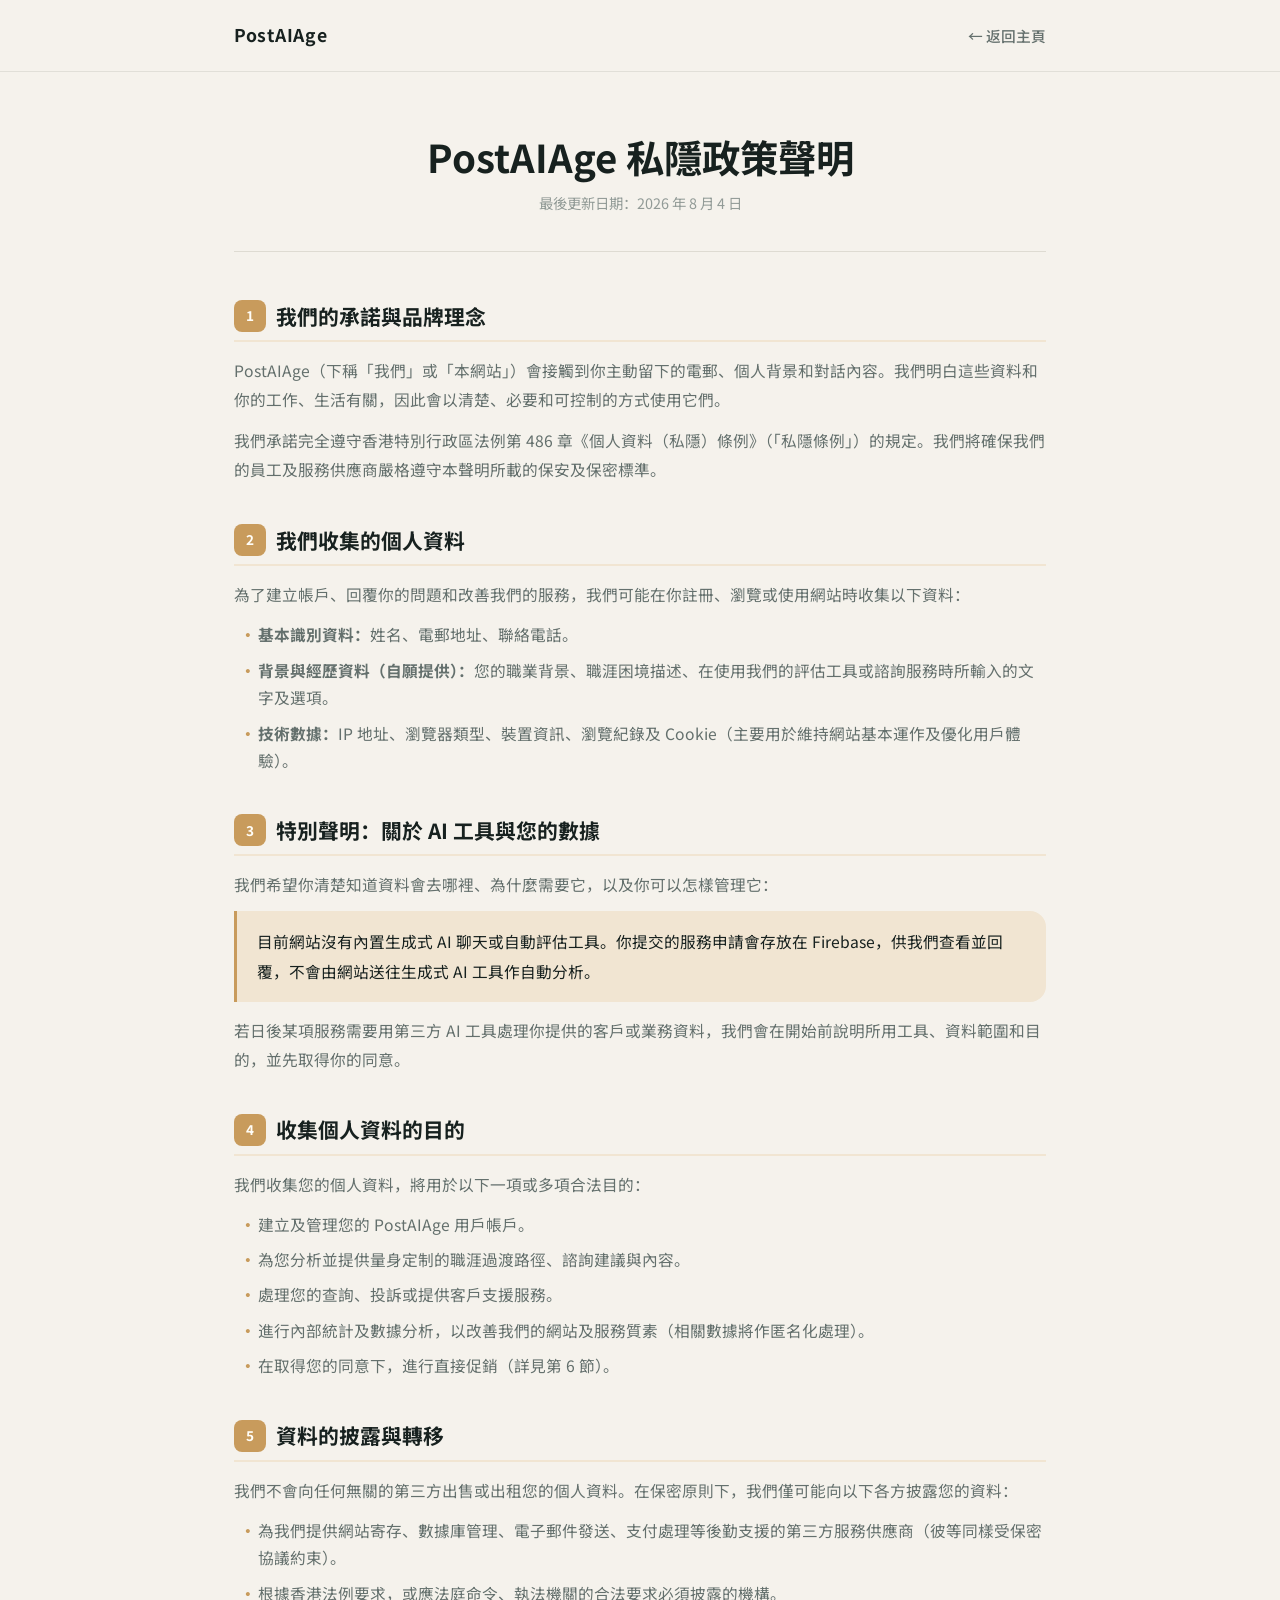
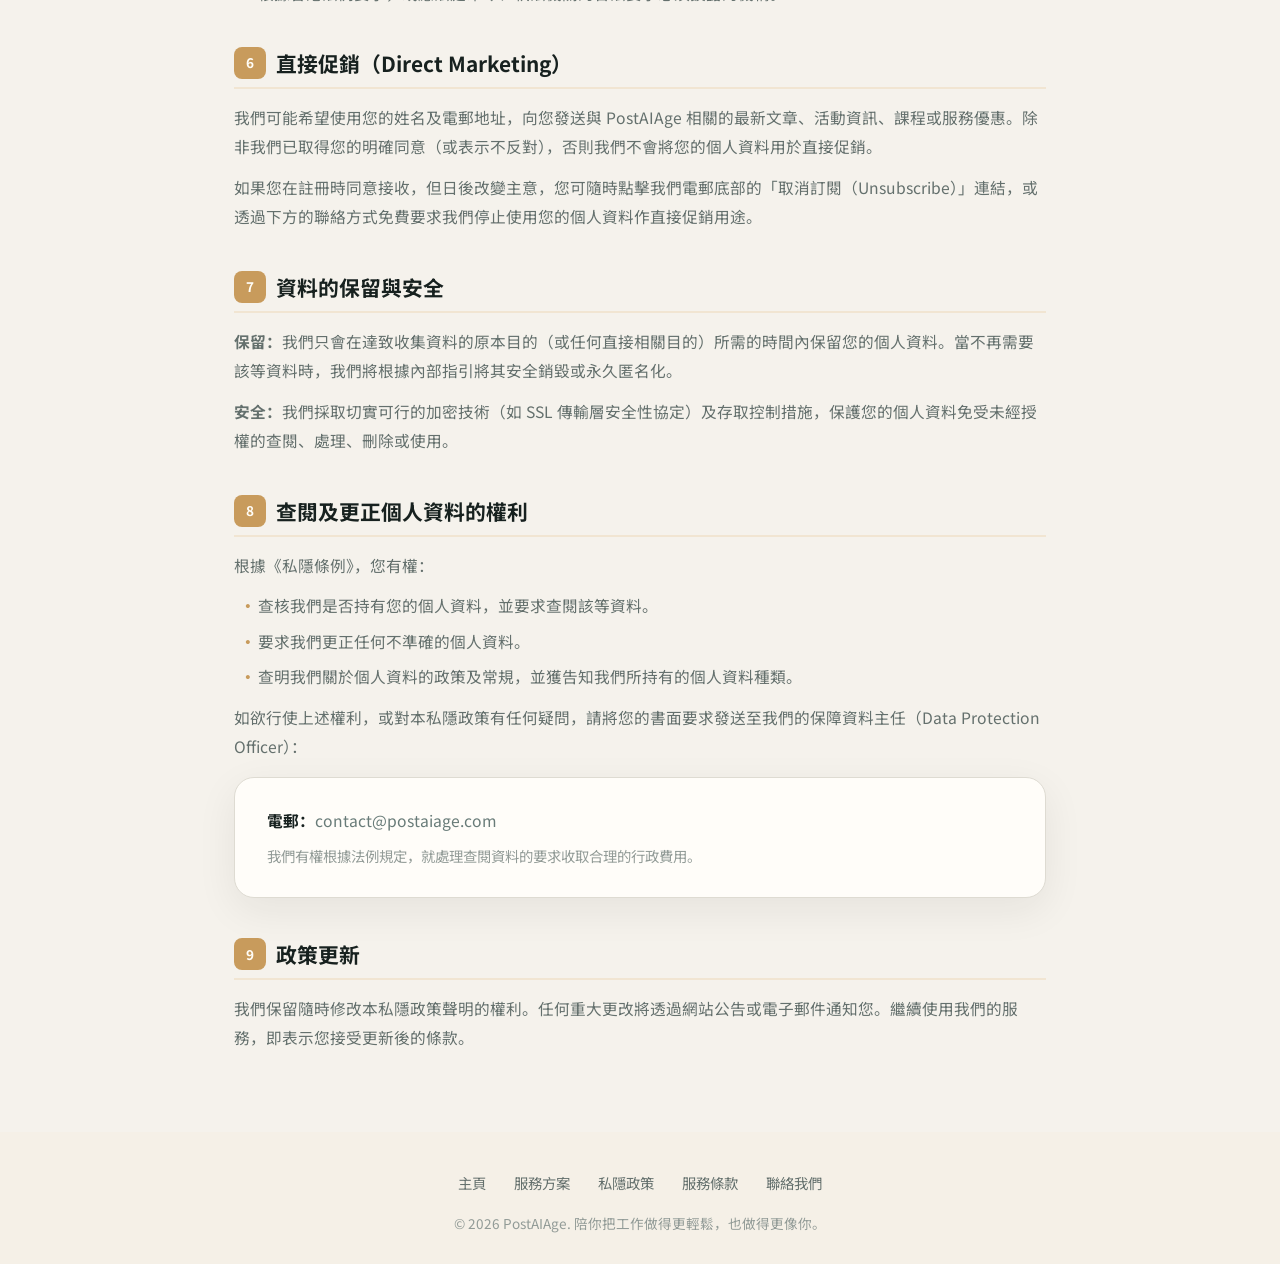
<file: public/privacy.html>
<!DOCTYPE html>
<html lang="zh-HK">
<head>
  <meta charset="UTF-8">
  <meta name="viewport" content="width=device-width, initial-scale=1.0">
  <title>私隱政策聲明 — PostAIAge</title>
  <meta name="description" content="PostAIAge 私隱政策聲明 — 我們致力保護您的個人資料，遵守香港《個人資料（私隱）條例》，確保您的數據安全透明。">
  <link rel="preconnect" href="https://fonts.googleapis.com">
  <link rel="preconnect" href="https://fonts.gstatic.com" crossorigin>
  <link href="https://fonts.googleapis.com/css2?family=Noto+Sans+SC:wght@400;700&display=swap" rel="stylesheet">
  <link rel="stylesheet" href="css/style.css?v=7">

  <style>
    /* ===== Page-specific overrides for privacy/terms ===== */

    :root {
      --max-width: 860px;
    }

    .container {
      max-width: var(--max-width);
      margin: 0 auto; padding: 0 24px;
    }

    .navbar .container {
      max-width: var(--max-width);
      margin: 0 auto; padding: 0 24px;
      display: flex; align-items: center; justify-content: space-between;
      height: 100%;
    }

    .navbar-logo:hover { color: var(--accent); }

    .navbar-back {
      font-size: 0.92rem; font-weight: 500;
      color: var(--text-muted);
      display: inline-flex; align-items: center; gap: 4px;
    }
    .navbar-back:hover { color: var(--text); }

    /* ===== Main Content ===== */
    .main {
      padding-top: calc(var(--nav-height) + 60px);
      padding-bottom: 80px;
    }

    /* ===== Page Header ===== */
    .page-header {
      text-align: center;
      margin-bottom: 48px;
      padding-bottom: 36px;
      border-bottom: 1px solid var(--border);
    }
    .page-title {
      font-size: clamp(1.8rem, 4vw, 2.4rem);
      font-weight: 700; color: var(--text);
      margin-bottom: 8px;
    }
    .page-updated {
      font-size: 0.9rem; color: var(--text-light);
    }

    /* ===== Privacy Section ===== */
    .privacy-section {
      margin-bottom: 40px;
    }
    .privacy-section:last-child {
      margin-bottom: 0;
    }
    .privacy-section h2 {
      font-size: 1.3rem;
      color: var(--text);
      margin-bottom: 14px;
      padding-bottom: 8px;
      border-bottom: 2px solid var(--accent-light);
      display: flex; align-items: center; gap: 10px;
    }
    .privacy-section h2 .section-num {
      display: inline-flex; align-items: center; justify-content: center;
      width: 32px; height: 32px;
      background: var(--accent);
      color: #FFFDF7; font-size: 0.85rem;
      border-radius: var(--radius-sm);
      flex-shrink: 0;
    }
    .privacy-section p {
      font-size: 0.98rem; color: var(--text-muted);
      margin-bottom: 12px;
      line-height: 1.85;
    }
    .privacy-section p:last-child {
      margin-bottom: 0;
    }
    .privacy-section ul {
      list-style: none;
      margin-bottom: 12px;
      padding-left: 0;
    }
    .privacy-section ul li {
      font-size: 0.98rem; color: var(--text-muted);
      margin-bottom: 8px; line-height: 1.75;
      padding-left: 24px; position: relative;
    }
    .privacy-section ul li::before {
      content: '•';
      position: absolute; left: 6px; top: 0;
      color: var(--accent); font-weight: 700;
    }
    .privacy-section ul li:last-child {
      margin-bottom: 0;
    }

    .privacy-highlight {
      background: var(--accent-light);
      border-left: 3px solid var(--accent);
      padding: 16px 20px;
      border-radius: 0 var(--radius) var(--radius) 0;
      margin-bottom: 14px;
    }
    .privacy-highlight p {
      margin-bottom: 6px;
      color: var(--text);
    }
    .privacy-highlight p:last-child {
      margin-bottom: 0;
    }

    .privacy-contact {
      background: var(--bg-card);
      border: 1px solid var(--border);
      border-radius: var(--radius-lg);
      padding: 28px 32px;
      margin-top: 16px;
      box-shadow: var(--shadow-card);
    }
    .privacy-contact p {
      margin-bottom: 6px;
    }
    .privacy-contact strong {
      color: var(--text);
    }

    /* ===== Footer overrides ===== */
    .footer {
      padding: 36px 0 28px;
    }
    .footer .container {
      max-width: var(--max-width);
      margin: 0 auto; padding: 0 24px;
    }
    .footer-links {
      margin-bottom: 16px;
    }

    /* ===== Responsive ===== */
    @media (max-width: 600px) {
      .main {
        padding-top: calc(var(--nav-height) + 40px);
        padding-bottom: 48px;
      }
      .page-header {
        margin-bottom: 32px;
        padding-bottom: 24px;
      }
      .privacy-section {
        margin-bottom: 32px;
      }
      .privacy-section h2 {
        font-size: 1.15rem;
      }
      .privacy-contact {
        padding: 20px 20px;
      }
    }
  </style>
</head>
<body>

  <!-- ===== Navbar ===== -->
  <nav class="navbar" id="navbar">
    <div class="container">
      <a href="index.html" class="navbar-logo">PostAIAge</a>
      <a href="index.html" class="navbar-back">← 返回主頁</a>
    </div>
  </nav>

  <!-- ===== Main Content ===== -->
  <main class="main">
    <div class="container">

      <!-- Page Header -->
      <header class="page-header">
        <h1 class="page-title">PostAIAge 私隱政策聲明</h1>
        <p class="page-updated">最後更新日期：2026 年 8 月 4 日</p>
      </header>

      <!-- Section 1: 我們的承諾與品牌理念 -->
      <section class="privacy-section" id="section-1">
        <h2><span class="section-num">1</span> 我們的承諾與品牌理念</h2>
        <p>
          PostAIAge（下稱「我們」或「本網站」）會接觸到你主動留下的電郵、個人背景和對話內容。我們明白這些資料和你的工作、生活有關，因此會以清楚、必要和可控制的方式使用它們。
        </p>
        <p>
          我們承諾完全遵守香港特別行政區法例第 486 章《個人資料（私隱）條例》（「私隱條例」）的規定。我們將確保我們的員工及服務供應商嚴格遵守本聲明所載的保安及保密標準。
        </p>
      </section>

      <!-- Section 2: 我們收集的個人資料 -->
      <section class="privacy-section" id="section-2">
        <h2><span class="section-num">2</span> 我們收集的個人資料</h2>
        <p>為了建立帳戶、回覆你的問題和改善我們的服務，我們可能在你註冊、瀏覽或使用網站時收集以下資料：</p>
        <ul>
          <li><strong>基本識別資料：</strong>姓名、電郵地址、聯絡電話。</li>
          <li><strong>背景與經歷資料（自願提供）：</strong>您的職業背景、職涯困境描述、在使用我們的評估工具或諮詢服務時所輸入的文字及選項。</li>
          <li><strong>技術數據：</strong>IP 地址、瀏覽器類型、裝置資訊、瀏覽紀錄及 Cookie（主要用於維持網站基本運作及優化用戶體驗）。</li>
        </ul>
      </section>

      <!-- Section 3: 特別聲明：關於 AI 工具與您的數據 -->
      <section class="privacy-section" id="section-3">
        <h2><span class="section-num">3</span> 特別聲明：關於 AI 工具與您的數據</h2>
        <p>我們希望你清楚知道資料會去哪裡、為什麼需要它，以及你可以怎樣管理它：</p>
        <div class="privacy-highlight">
          <p>目前網站沒有內置生成式 AI 聊天或自動評估工具。你提交的服務申請會存放在 Firebase，供我們查看並回覆，不會由網站送往生成式 AI 工具作自動分析。</p>
        </div>
        <p>若日後某項服務需要用第三方 AI 工具處理你提供的客戶或業務資料，我們會在開始前說明所用工具、資料範圍和目的，並先取得你的同意。</p>
      </section>

      <!-- Section 4: 收集個人資料的目的 -->
      <section class="privacy-section" id="section-4">
        <h2><span class="section-num">4</span> 收集個人資料的目的</h2>
        <p>我們收集您的個人資料，將用於以下一項或多項合法目的：</p>
        <ul>
          <li>建立及管理您的 PostAIAge 用戶帳戶。</li>
          <li>為您分析並提供量身定制的職涯過渡路徑、諮詢建議與內容。</li>
          <li>處理您的查詢、投訴或提供客戶支援服務。</li>
          <li>進行內部統計及數據分析，以改善我們的網站及服務質素（相關數據將作匿名化處理）。</li>
          <li>在取得您的同意下，進行直接促銷（詳見第 6 節）。</li>
        </ul>
      </section>

      <!-- Section 5: 資料的披露與轉移 -->
      <section class="privacy-section" id="section-5">
        <h2><span class="section-num">5</span> 資料的披露與轉移</h2>
        <p>我們不會向任何無關的第三方出售或出租您的個人資料。在保密原則下，我們僅可能向以下各方披露您的資料：</p>
        <ul>
          <li>為我們提供網站寄存、數據庫管理、電子郵件發送、支付處理等後勤支援的第三方服務供應商（彼等同樣受保密協議約束）。</li>
          <li>根據香港法例要求，或應法庭命令、執法機關的合法要求必須披露的機構。</li>
        </ul>
      </section>

      <!-- Section 6: 直接促銷 -->
      <section class="privacy-section" id="section-6">
        <h2><span class="section-num">6</span> 直接促銷（Direct Marketing）</h2>
        <p>
          我們可能希望使用您的姓名及電郵地址，向您發送與 PostAIAge 相關的最新文章、活動資訊、課程或服務優惠。除非我們已取得您的明確同意（或表示不反對），否則我們不會將您的個人資料用於直接促銷。
        </p>
        <p>
          如果您在註冊時同意接收，但日後改變主意，您可隨時點擊我們電郵底部的「取消訂閱（Unsubscribe）」連結，或透過下方的聯絡方式免費要求我們停止使用您的個人資料作直接促銷用途。
        </p>
      </section>

      <!-- Section 7: 資料的保留與安全 -->
      <section class="privacy-section" id="section-7">
        <h2><span class="section-num">7</span> 資料的保留與安全</h2>
        <p>
          <strong>保留：</strong>我們只會在達致收集資料的原本目的（或任何直接相關目的）所需的時間內保留您的個人資料。當不再需要該等資料時，我們將根據內部指引將其安全銷毀或永久匿名化。
        </p>
        <p>
          <strong>安全：</strong>我們採取切實可行的加密技術（如 SSL 傳輸層安全性協定）及存取控制措施，保護您的個人資料免受未經授權的查閱、處理、刪除或使用。
        </p>
      </section>

      <!-- Section 8: 查閱及更正個人資料的權利 -->
      <section class="privacy-section" id="section-8">
        <h2><span class="section-num">8</span> 查閱及更正個人資料的權利</h2>
        <p>根據《私隱條例》，您有權：</p>
        <ul>
          <li>查核我們是否持有您的個人資料，並要求查閱該等資料。</li>
          <li>要求我們更正任何不準確的個人資料。</li>
          <li>查明我們關於個人資料的政策及常規，並獲告知我們所持有的個人資料種類。</li>
        </ul>
        <p>如欲行使上述權利，或對本私隱政策有任何疑問，請將您的書面要求發送至我們的保障資料主任（Data Protection Officer）：</p>
        <div class="privacy-contact">
          <p><strong>電郵：</strong><a href="mailto:contact@postaiage.com">contact@postaiage.com</a></p>
          <p style="font-size: 0.9rem; color: var(--text-light); margin-top: 8px;">我們有權根據法例規定，就處理查閱資料的要求收取合理的行政費用。</p>
        </div>
      </section>

      <!-- Section 9: 政策更新 -->
      <section class="privacy-section" id="section-9">
        <h2><span class="section-num">9</span> 政策更新</h2>
        <p>
          我們保留隨時修改本私隱政策聲明的權利。任何重大更改將透過網站公告或電子郵件通知您。繼續使用我們的服務，即表示您接受更新後的條款。
        </p>
      </section>

    </div>
  </main>

  <!-- ===== Footer ===== -->
  <footer class="footer">
    <div class="container">
      <ul class="footer-links">
        <li><a href="index.html">主頁</a></li>
        <li><a href="index.html#services">服務方案</a></li>
        <li><a href="privacy">私隱政策</a></li>
        <li><a href="terms">服務條款</a></li>
        <li><a href="mailto:contact@postaiage.com">聯絡我們</a></li>
      </ul>
      <p class="footer-copy">&copy; 2026 PostAIAge. 陪你把工作做得更輕鬆，也做得更像你。</p>
    </div>
  </footer>

  <!-- ===== Navbar Shadow on Scroll ===== -->
  <script>
    (function() {
      var navbar = document.getElementById('navbar');
      window.addEventListener('scroll', function() {
        if (window.scrollY > 10) {
          navbar.style.boxShadow = '0 2px 20px rgba(44,36,22,0.06)';
        } else {
          navbar.style.boxShadow = '';
        }
      });
    })();
  </script>

</body>
</html>
</file>
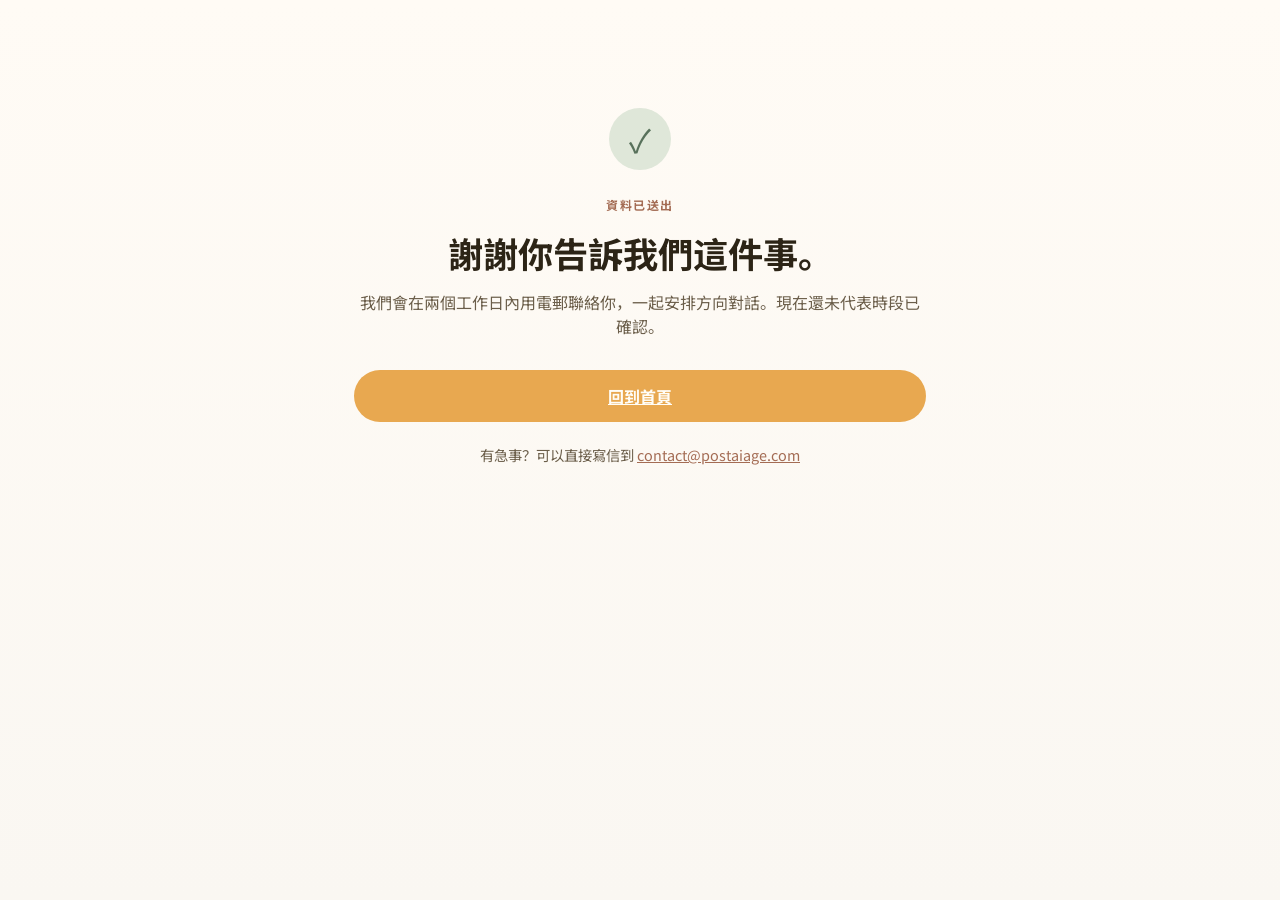
<file: public/request-received.html>
<!DOCTYPE html>
<html lang="zh-HK">
<head>
  <meta charset="UTF-8">
  <meta name="viewport" content="width=device-width, initial-scale=1.0">
  <title>已收到你的申請 — PostAIAge</title>
  <link rel="preconnect" href="https://fonts.googleapis.com">
  <link rel="preconnect" href="https://fonts.gstatic.com" crossorigin>
  <link href="https://fonts.googleapis.com/css2?family=Noto+Sans+SC:wght@400;700&display=swap" rel="stylesheet">
  <link rel="stylesheet" href="css/register.css?v=3">
</head>
<body class="register-body">
  <main class="register-container request-received">
    <div class="request-check" aria-hidden="true">✓</div>
    <p class="section-label">資料已送出</p>
    <h1>謝謝你告訴我們這件事。</h1>
    <p class="register-sub">我們會在兩個工作日內用電郵聯絡你，一起安排方向對話。現在還未代表時段已確認。</p>
    <a href="/" class="btn-register btn-email">回到首頁</a>
    <p class="request-contact">有急事？可以直接寫信到 <a href="mailto:contact@postaiage.com">contact@postaiage.com</a></p>
  </main>
</body>
</html>
</file>
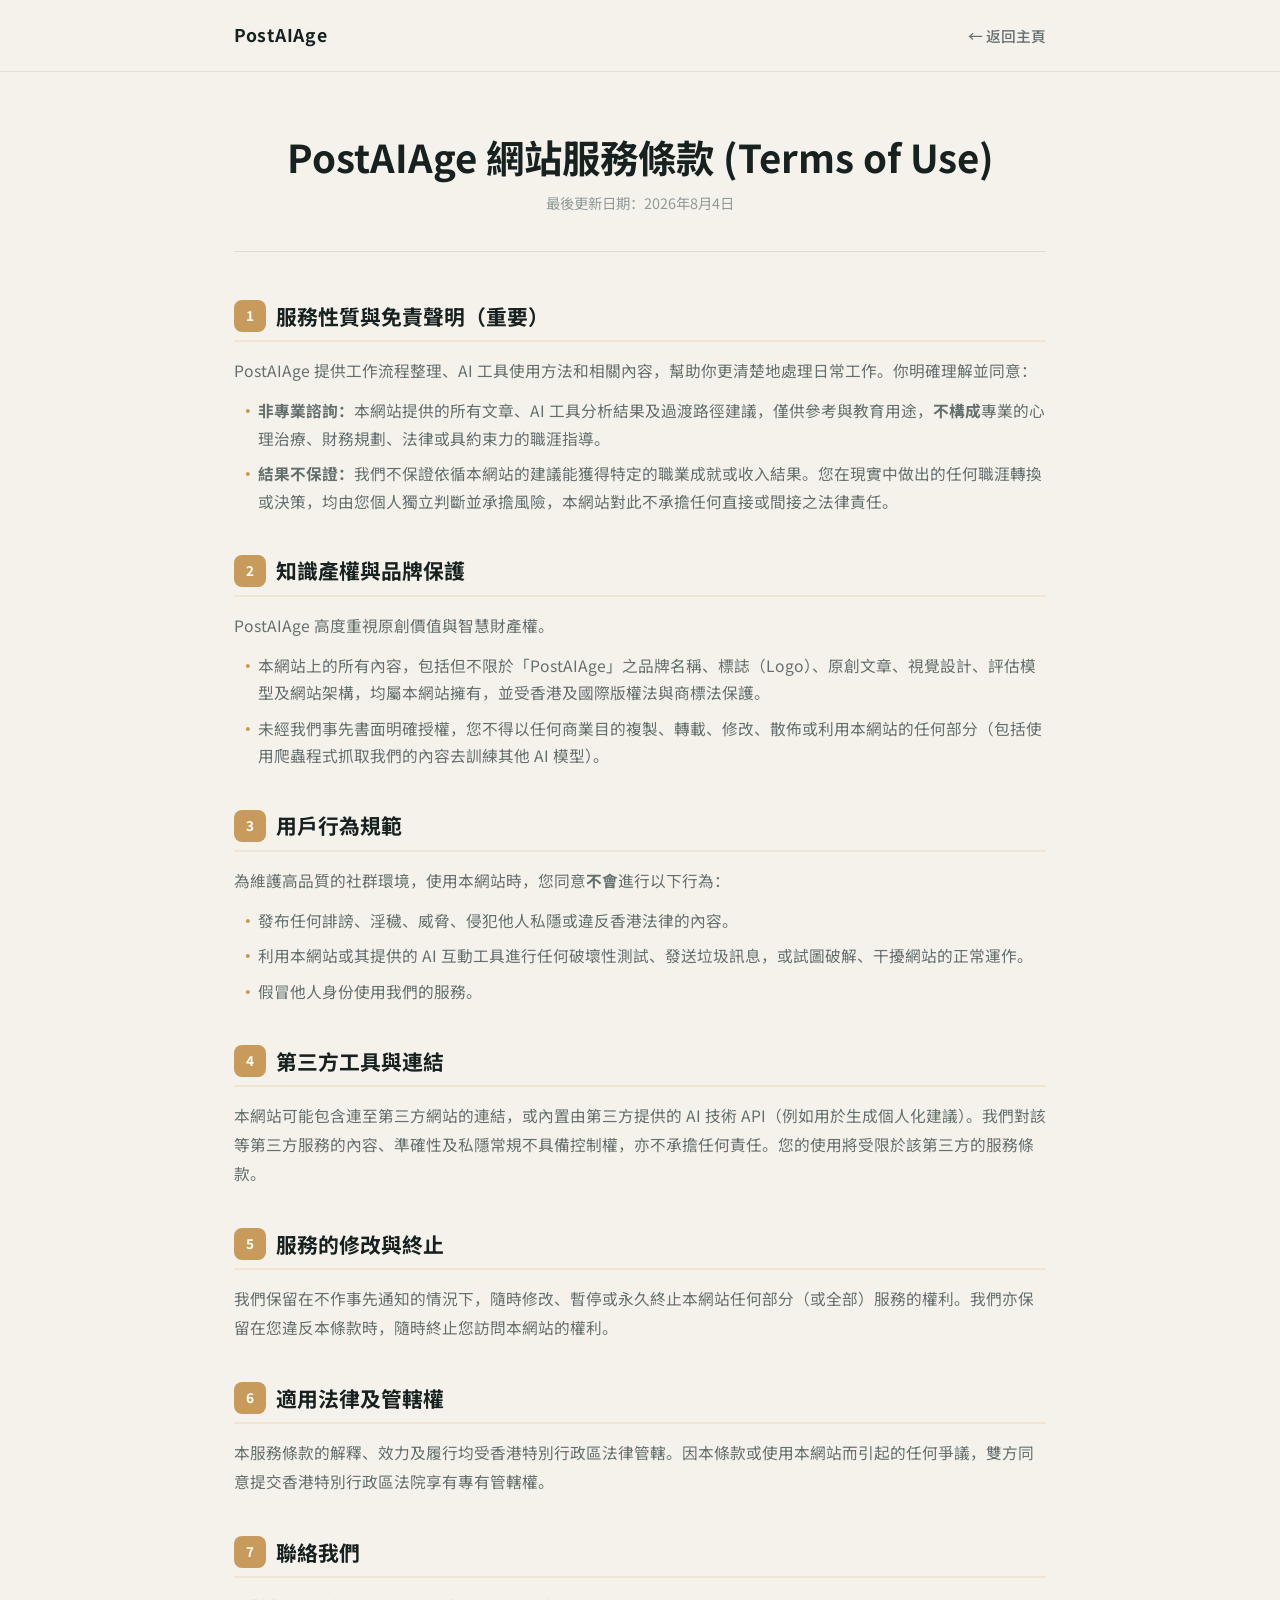
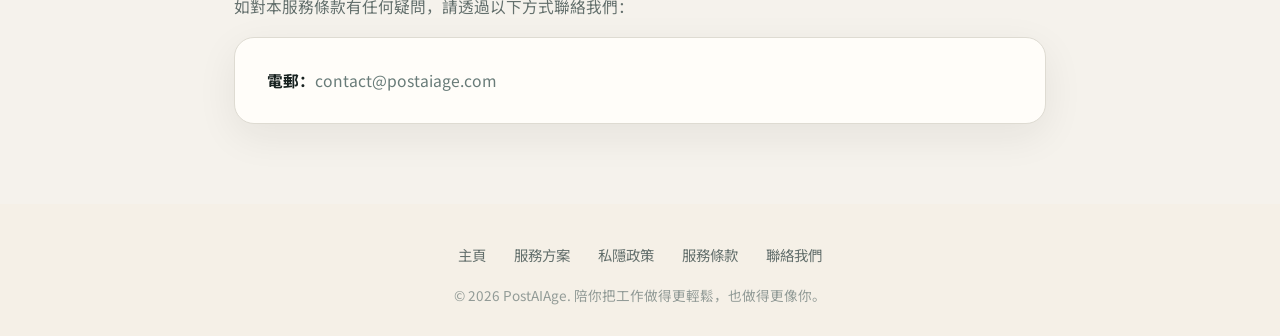
<file: public/terms.html>
<!DOCTYPE html>
<html lang="zh-HK">
<head>
  <meta charset="UTF-8">
  <meta name="viewport" content="width=device-width, initial-scale=1.0">
  <title>服務條款 Terms of Use - PostAIAge</title>
  <meta name="description" content="PostAIAge 網站服務條款 — 使用本網站即表示您同意遵守以下服務條款，請仔細閱讀。">
  <link rel="preconnect" href="https://fonts.googleapis.com">
  <link rel="preconnect" href="https://fonts.gstatic.com" crossorigin>
  <link href="https://fonts.googleapis.com/css2?family=Noto+Sans+SC:wght@400;700&display=swap" rel="stylesheet">
  <link rel="stylesheet" href="css/style.css?v=7">

  <style>
    /* ===== Page-specific overrides for privacy/terms ===== */

    :root {
      --max-width: 860px;
    }

    .container {
      max-width: var(--max-width);
      margin: 0 auto; padding: 0 24px;
    }

    .navbar .container {
      max-width: var(--max-width);
      margin: 0 auto; padding: 0 24px;
      display: flex; align-items: center; justify-content: space-between;
      height: 100%;
    }

    .navbar-logo:hover { color: var(--accent); }

    .navbar-back {
      font-size: 0.92rem; font-weight: 500;
      color: var(--text-muted);
      display: inline-flex; align-items: center; gap: 4px;
    }
    .navbar-back:hover { color: var(--text); }

    /* ===== Main Content ===== */
    .main {
      padding-top: calc(var(--nav-height) + 60px);
      padding-bottom: 80px;
    }

    /* ===== Page Header ===== */
    .page-header {
      text-align: center;
      margin-bottom: 48px;
      padding-bottom: 36px;
      border-bottom: 1px solid var(--border);
    }
    .page-title {
      font-size: clamp(1.8rem, 4vw, 2.4rem);
      font-weight: 700; color: var(--text);
      margin-bottom: 8px;
    }
    .page-updated {
      font-size: 0.9rem; color: var(--text-light);
    }

    /* ===== Privacy Section (reused for Terms) ===== */
    .privacy-section {
      margin-bottom: 40px;
    }
    .privacy-section:last-child {
      margin-bottom: 0;
    }
    .privacy-section h2 {
      font-size: 1.3rem;
      color: var(--text);
      margin-bottom: 14px;
      padding-bottom: 8px;
      border-bottom: 2px solid var(--accent-light);
      display: flex; align-items: center; gap: 10px;
    }
    .privacy-section h2 .section-num {
      display: inline-flex; align-items: center; justify-content: center;
      width: 32px; height: 32px;
      background: var(--accent);
      color: #FFFDF7; font-size: 0.85rem;
      border-radius: var(--radius-sm);
      flex-shrink: 0;
    }
    .privacy-section p {
      font-size: 0.98rem; color: var(--text-muted);
      margin-bottom: 12px;
      line-height: 1.85;
    }
    .privacy-section p:last-child {
      margin-bottom: 0;
    }
    .privacy-section ul {
      list-style: none;
      margin-bottom: 12px;
      padding-left: 0;
    }
    .privacy-section ul li {
      font-size: 0.98rem; color: var(--text-muted);
      margin-bottom: 8px; line-height: 1.75;
      padding-left: 24px; position: relative;
    }
    .privacy-section ul li::before {
      content: '•';
      position: absolute; left: 6px; top: 0;
      color: var(--accent); font-weight: 700;
    }
    .privacy-section ul li:last-child {
      margin-bottom: 0;
    }

    .privacy-highlight {
      background: var(--accent-light);
      border-left: 3px solid var(--accent);
      padding: 16px 20px;
      border-radius: 0 var(--radius) var(--radius) 0;
      margin-bottom: 14px;
    }
    .privacy-highlight p {
      margin-bottom: 6px;
      color: var(--text);
    }
    .privacy-highlight p:last-child {
      margin-bottom: 0;
    }

    .privacy-contact {
      background: var(--bg-card);
      border: 1px solid var(--border);
      border-radius: var(--radius-lg);
      padding: 28px 32px;
      margin-top: 16px;
      box-shadow: var(--shadow-card);
    }
    .privacy-contact p {
      margin-bottom: 6px;
    }
    .privacy-contact strong {
      color: var(--text);
    }

    /* ===== Footer overrides ===== */
    .footer {
      padding: 36px 0 28px;
    }
    .footer .container {
      max-width: var(--max-width);
      margin: 0 auto; padding: 0 24px;
    }
    .footer-links {
      margin-bottom: 16px;
    }

    /* ===== Responsive ===== */
    @media (max-width: 600px) {
      .main {
        padding-top: calc(var(--nav-height) + 40px);
        padding-bottom: 48px;
      }
      .page-header {
        margin-bottom: 32px;
        padding-bottom: 24px;
      }
      .privacy-section {
        margin-bottom: 32px;
      }
      .privacy-section h2 {
        font-size: 1.15rem;
      }
      .privacy-contact {
        padding: 20px 20px;
      }
    }
  </style>
</head>
<body>

  <!-- ===== Navbar ===== -->
  <nav class="navbar" id="navbar">
    <div class="container">
      <a href="index.html" class="navbar-logo">PostAIAge</a>
      <a href="index.html" class="navbar-back">← 返回主頁</a>
    </div>
  </nav>

  <!-- ===== Main Content ===== -->
  <main class="main">
    <div class="container">

      <!-- Page Header -->
      <header class="page-header">
        <h1 class="page-title">PostAIAge 網站服務條款 (Terms of Use)</h1>
        <p class="page-updated">最後更新日期：2026年8月4日</p>
      </header>

      <!-- Section 1: 服務性質與免責聲明 -->
      <section class="privacy-section" id="section-1">
        <h2><span class="section-num">1</span> 服務性質與免責聲明（重要）</h2>
        <p>
          PostAIAge 提供工作流程整理、AI 工具使用方法和相關內容，幫助你更清楚地處理日常工作。你明確理解並同意：
        </p>
        <ul>
          <li><strong>非專業諮詢：</strong>本網站提供的所有文章、AI 工具分析結果及過渡路徑建議，僅供參考與教育用途，<strong>不構成</strong>專業的心理治療、財務規劃、法律或具約束力的職涯指導。</li>
          <li><strong>結果不保證：</strong>我們不保證依循本網站的建議能獲得特定的職業成就或收入結果。您在現實中做出的任何職涯轉換或決策，均由您個人獨立判斷並承擔風險，本網站對此不承擔任何直接或間接之法律責任。</li>
        </ul>
      </section>

      <!-- Section 2: 知識產權與品牌保護 -->
      <section class="privacy-section" id="section-2">
        <h2><span class="section-num">2</span> 知識產權與品牌保護</h2>
        <p>
          PostAIAge 高度重視原創價值與智慧財產權。
        </p>
        <ul>
          <li>本網站上的所有內容，包括但不限於「PostAIAge」之品牌名稱、標誌（Logo）、原創文章、視覺設計、評估模型及網站架構，均屬本網站擁有，並受香港及國際版權法與商標法保護。</li>
          <li>未經我們事先書面明確授權，您不得以任何商業目的複製、轉載、修改、散佈或利用本網站的任何部分（包括使用爬蟲程式抓取我們的內容去訓練其他 AI 模型）。</li>
        </ul>
      </section>

      <!-- Section 3: 用戶行為規範 -->
      <section class="privacy-section" id="section-3">
        <h2><span class="section-num">3</span> 用戶行為規範</h2>
        <p>為維護高品質的社群環境，使用本網站時，您同意<strong>不會</strong>進行以下行為：</p>
        <ul>
          <li>發布任何誹謗、淫穢、威脅、侵犯他人私隱或違反香港法律的內容。</li>
          <li>利用本網站或其提供的 AI 互動工具進行任何破壞性測試、發送垃圾訊息，或試圖破解、干擾網站的正常運作。</li>
          <li>假冒他人身份使用我們的服務。</li>
        </ul>
      </section>

      <!-- Section 4: 第三方工具與連結 -->
      <section class="privacy-section" id="section-4">
        <h2><span class="section-num">4</span> 第三方工具與連結</h2>
        <p>
          本網站可能包含連至第三方網站的連結，或內置由第三方提供的 AI 技術 API（例如用於生成個人化建議）。我們對該等第三方服務的內容、準確性及私隱常規不具備控制權，亦不承擔任何責任。您的使用將受限於該第三方的服務條款。
        </p>
      </section>

      <!-- Section 5: 服務的修改與終止 -->
      <section class="privacy-section" id="section-5">
        <h2><span class="section-num">5</span> 服務的修改與終止</h2>
        <p>
          我們保留在不作事先通知的情況下，隨時修改、暫停或永久終止本網站任何部分（或全部）服務的權利。我們亦保留在您違反本條款時，隨時終止您訪問本網站的權利。
        </p>
      </section>

      <!-- Section 6: 適用法律及管轄權 -->
      <section class="privacy-section" id="section-6">
        <h2><span class="section-num">6</span> 適用法律及管轄權</h2>
        <p>
          本服務條款的解釋、效力及履行均受香港特別行政區法律管轄。因本條款或使用本網站而引起的任何爭議，雙方同意提交香港特別行政區法院享有專有管轄權。
        </p>
      </section>

      <!-- Section 7: 聯絡我們 -->
      <section class="privacy-section" id="section-7">
        <h2><span class="section-num">7</span> 聯絡我們</h2>
        <p>如對本服務條款有任何疑問，請透過以下方式聯絡我們：</p>
        <div class="privacy-contact">
          <p><strong>電郵：</strong><a href="mailto:contact@postaiage.com">contact@postaiage.com</a></p>
        </div>
      </section>

    </div>
  </main>

  <!-- ===== Footer ===== -->
  <footer class="footer">
    <div class="container">
      <ul class="footer-links">
        <li><a href="index.html">主頁</a></li>
        <li><a href="index.html#services">服務方案</a></li>
        <li><a href="privacy">私隱政策</a></li>
        <li><a href="terms">服務條款</a></li>
        <li><a href="mailto:contact@postaiage.com">聯絡我們</a></li>
      </ul>
      <p class="footer-copy">&copy; 2026 PostAIAge. 陪你把工作做得更輕鬆，也做得更像你。</p>
    </div>
  </footer>

  <!-- ===== Navbar Shadow on Scroll ===== -->
  <script>
    (function() {
      var navbar = document.getElementById('navbar');
      window.addEventListener('scroll', function() {
        if (window.scrollY > 10) {
          navbar.style.boxShadow = '0 2px 20px rgba(44,36,22,0.06)';
        } else {
          navbar.style.boxShadow = '';
        }
      });
    })();
  </script>

</body>
</html>
</file>
<file: public/css/style.css>
/* ===== Reset & Base ===== */
*, *::before, *::after { box-sizing: border-box; margin: 0; padding: 0; }

:root {
  --bg: #FAF7F2;
  --bg-card: #FFFBF5;
  --accent: #E8A850;
  --accent-deep: #D4923A;
  --accent-light: #FDF0DD;
  --secondary: #6B9EAB;
  --secondary-light: #E8F2F4;
  --text: #2C2416;
  --text-muted: #6B5E4A;
  --text-light: #9B8E7A;
  --border: #E8DFD0;
  --radius-sm: 8px;
  --radius: 16px;
  --radius-lg: 20px;
  --radius-pill: 9999px;
  --shadow-card: 0 2px 16px rgba(44, 36, 22, 0.06);
  --shadow-card-hover: 0 8px 32px rgba(44, 36, 22, 0.10);
  --max-width: 1200px;
  --nav-height: 72px;
}

html {
  scroll-behavior: smooth;
  scroll-padding-top: var(--nav-height);
}

body {
  font-family: 'Noto Sans SC', 'PingFang SC', 'Inter', system-ui, -apple-system, sans-serif;
  background-color: var(--bg);
  color: var(--text);
  line-height: 1.75;
  -webkit-font-smoothing: antialiased;
  -moz-osx-font-smoothing: grayscale;
}

/* ===== Typography ===== */
h1, h2, h3, h4 { font-weight: 700; line-height: 1.3; }
a { color: var(--secondary); text-decoration: none; transition: color 0.2s; }
a:hover { color: #4A7D89; }

/* ===== Utility ===== */
.container { max-width: var(--max-width); margin: 0 auto; padding: 0 24px; }

.btn {
  display: inline-flex; align-items: center; justify-content: center;
  gap: 6px; font-family: inherit; font-size: 0.95rem; font-weight: 700;
  padding: 12px 28px; border-radius: var(--radius-pill);
  cursor: pointer; transition: all 0.25s ease; border: 2px solid transparent;
  white-space: nowrap;
}
.btn-primary {
  background: var(--accent); color: #FFFDF7; border-color: var(--accent);
}
.btn-primary:hover {
  background: var(--accent-deep); border-color: var(--accent-deep);
}
.btn-outline {
  background: transparent; color: var(--accent); border-color: var(--accent);
}
.btn-outline:hover {
  background: var(--accent-light);
}
.btn-sm { padding: 8px 20px; font-size: 0.85rem; }

.section {
  padding: 100px 0;
}
@media (max-width: 768px) {
  .section { padding: 64px 0; }
}

.section-label {
  display: inline-block; font-size: 0.85rem; font-weight: 700;
  letter-spacing: 0.06em; text-transform: uppercase;
  color: var(--accent); margin-bottom: 12px;
}

.section-title {
  font-size: clamp(1.8rem, 4vw, 2.6rem);
  margin-bottom: 16px; color: var(--text);
}

.section-body {
  max-width: 680px; margin: 0 auto; text-align: center;
  font-size: 1.08rem; color: var(--text-muted); line-height: 1.9;
}

.highlight {
  background: linear-gradient(180deg, transparent 60%, var(--accent-light) 60%);
  padding: 0 4px;
}

/* ===== Navbar ===== */
.navbar {
  position: fixed; top: 0; left: 0; right: 0; z-index: 1000;
  height: var(--nav-height);
  background: rgba(250, 247, 242, 0.82);
  backdrop-filter: blur(12px);
  -webkit-backdrop-filter: blur(12px);
  border-bottom: 1px solid var(--border);
}
.navbar .container {
  display: flex; align-items: center; justify-content: space-between;
  height: 100%;
}
.navbar-logo {
  font-size: 1.35rem; font-weight: 700; color: var(--text);
  letter-spacing: -0.02em;
}
.navbar-links {
  display: flex; align-items: center; gap: 28px; list-style: none;
}
.navbar-links a {
  color: var(--text-muted); font-size: 0.92rem; font-weight: 500;
}
.navbar-links a:hover { color: var(--text); }

.navbar-cta { display: flex; align-items: center; gap: 16px; }

.hamburger {
  display: none; flex-direction: column; gap: 5px;
  background: none; border: none; cursor: pointer; padding: 8px;
  z-index: 1001;
}
.hamburger span {
  display: block; width: 24px; height: 2px;
  background: var(--text); border-radius: 2px;
  transition: all 0.3s ease;
}
.hamburger.active span:nth-child(1) { transform: rotate(45deg) translate(5px, 5px); }
.hamburger.active span:nth-child(2) { opacity: 0; }
.hamburger.active span:nth-child(3) { transform: rotate(-45deg) translate(5px, -5px); }

@media (max-width: 768px) {
  .navbar-links, .navbar-cta .btn-primary { display: none; }
  .hamburger { display: flex; }
  .navbar-links.mobile-open {
    display: flex; flex-direction: column; align-items: flex-start;
    gap: 16px; position: absolute; top: var(--nav-height);
    left: 0; right: 0; background: rgba(250, 247, 242, 0.97);
    backdrop-filter: blur(12px);
    -webkit-backdrop-filter: blur(12px);
    padding: 24px; border-bottom: 1px solid var(--border);
  }
  .navbar-cta.mobile-open { display: flex; }
}

/* ===== Hero ===== */
.hero {
  padding-top: calc(var(--nav-height) + 80px);
  padding-bottom: 80px;
  position: relative; overflow: hidden;
}
.hero .container {
  position: relative; z-index: 2;
  text-align: center;
}
.hero-title {
  font-size: clamp(2.2rem, 6vw, 3.5rem);
  font-weight: 700; line-height: 1.25;
  color: var(--text); margin-bottom: 24px;
  max-width: 800px; margin-left: auto; margin-right: auto;
}
.hero-title .highlight-word {
  position: relative;
  background: linear-gradient(180deg, transparent 62%, var(--accent-light) 62%);
  padding: 0 6px;
}
.hero-subtitle {
  font-size: 1.1rem; color: var(--text-muted);
  max-width: 640px; margin: 0 auto 36px;
  line-height: 1.85;
}
.hero-actions {
  display: flex; align-items: center; justify-content: center;
  gap: 16px; flex-wrap: wrap;
}

/* Hero decorative glow */
.hero-glow {
  position: absolute; top: -120px; left: 50%; transform: translateX(-50%);
  width: 600px; height: 600px;
  background: radial-gradient(circle, rgba(232,168,80,0.12) 0%, rgba(250,247,242,0) 70%);
  border-radius: 50%; pointer-events: none; z-index: 1;
}
.hero-glow-2 {
  position: absolute; bottom: -80px; right: -100px;
  width: 400px; height: 400px;
  background: radial-gradient(circle, rgba(107,158,171,0.08) 0%, rgba(250,247,242,0) 70%);
  border-radius: 50%; pointer-events: none; z-index: 1;
}

/* ===== Problem Section ===== */
.problem {
  background: linear-gradient(180deg, var(--bg-card) 0%, var(--bg) 100%);
}
.problem-quote {
  font-size: clamp(1.6rem, 3.5vw, 2.2rem);
  font-weight: 700; line-height: 1.5;
  color: var(--text); text-align: center;
  max-width: 720px; margin: 0 auto 36px;
  position: relative;
}
.problem-quote::before {
  content: '"'; font-size: 5rem; color: var(--accent-light);
  position: absolute; top: -40px; left: -20px;
  line-height: 1; opacity: 0.5; pointer-events: none;
}
.problem-quote::after {
  content: '"'; font-size: 5rem; color: var(--accent-light);
  position: absolute; bottom: -80px; right: -20px;
  line-height: 1; opacity: 0.5; pointer-events: none;
}
.problem-divider {
  width: 80px; height: 3px; background: var(--accent);
  border-radius: 2px; margin: 48px auto 0;
  opacity: 0.5;
}

/* ===== Paradigm Section ===== */
.cards-grid {
  display: grid; grid-template-columns: repeat(3, 1fr);
  gap: 24px; margin-top: 48px;
}
.card {
  background: var(--bg-card); border-radius: var(--radius-lg);
  padding: 36px 28px; border: 1px solid var(--border);
  box-shadow: var(--shadow-card);
  transition: transform 0.3s ease, box-shadow 0.3s ease;
}
.card:hover {
  transform: translateY(-4px);
  box-shadow: var(--shadow-card-hover);
}
.card-icon {
  font-size: 2.4rem; margin-bottom: 16px; display: block;
}
.card-title {
  font-size: 1.2rem; font-weight: 700; margin-bottom: 10px;
  color: var(--text);
}
.card-desc {
  font-size: 0.95rem; color: var(--text-muted); line-height: 1.75;
}
@media (max-width: 768px) {
  .cards-grid { grid-template-columns: 1fr; }
}
@media (min-width: 769px) and (max-width: 1024px) {
  .cards-grid { grid-template-columns: repeat(2, 1fr); }
}

/* ===== Path Section ===== */
.path { background: var(--bg-card); }
.path-cards {
  display: grid; grid-template-columns: repeat(3, 1fr);
  gap: 24px; margin-top: 48px;
}
.path-card {
  background: var(--bg); border-radius: var(--radius-lg);
  padding: 36px 28px; border: 2px solid var(--border);
  position: relative;
  transition: transform 0.3s ease, box-shadow 0.3s ease, border-color 0.3s ease;
}
.path-card:hover {
  transform: translateY(-4px);
  box-shadow: var(--shadow-card-hover);
  border-color: var(--accent);
}
.path-step {
  display: inline-block; font-size: 0.8rem; font-weight: 700;
  letter-spacing: 0.08em; color: var(--accent);
  background: var(--accent-light); padding: 4px 14px;
  border-radius: var(--radius-pill); margin-bottom: 16px;
}
.path-card-title {
  font-size: 1.2rem; font-weight: 700; margin-bottom: 10px;
  color: var(--text);
}
.path-card-desc {
  font-size: 0.95rem; color: var(--text-muted); line-height: 1.75;
  margin-bottom: 20px;
}
.path-card-link {
  font-size: 0.9rem; font-weight: 700;
  color: var(--accent); display: inline-flex; align-items: center; gap: 4px;
}
.path-card-link:hover { color: var(--accent-deep); }

/* Path connectors */
.path-cards-wrapper { position: relative; }
@media (min-width: 769px) {
  .path-cards-wrapper::before {
    content: '';
    position: absolute; top: 48px; left: calc(16.67% + 24px); right: calc(16.67% + 24px);
    height: 2px; background: var(--border);
    z-index: 0;
  }
}
@media (max-width: 768px) {
  .path-cards { grid-template-columns: 1fr; }
}
@media (min-width: 769px) and (max-width: 1024px) {
  .path-cards { grid-template-columns: repeat(2, 1fr); }
}

/* ===== Community / Social Proof ===== */
.testimonial-grid {
  display: grid; grid-template-columns: repeat(2, 1fr);
  gap: 24px; margin-top: 48px;
}
.testimonial-card {
  background: var(--bg-card); border-radius: var(--radius-lg);
  padding: 32px 28px; border: 1px solid var(--border);
  box-shadow: var(--shadow-card); position: relative;
}
.testimonial-card::before {
  content: '"';
  font-size: 4rem; color: var(--accent-light);
  position: absolute; top: 8px; left: 20px;
  line-height: 1; pointer-events: none;
}
.testimonial-text {
  font-size: 1.05rem; color: var(--text); line-height: 1.85;
  position: relative; z-index: 1; padding-left: 8px;
}
.testimonial-author {
  margin-top: 16px; font-size: 0.9rem;
  color: var(--text-muted); font-style: italic;
  padding-left: 8px;
}
@media (max-width: 768px) {
  .testimonial-grid { grid-template-columns: 1fr; }
}

/* ===== CTA Section ===== */
.cta-sub {
  font-size: 1.05rem; color: var(--text-muted);
  max-width: 560px; margin: 0 auto 32px; line-height: 1.8;
}
.cta-note {
  margin-top: 14px; font-size: 0.82rem;
  color: var(--text-light);
}

/* ===== PostAIAge 2026 brand layer ===== */
:root {
  --bg: #f5f2ec;
  --bg-card: #fffdf9;
  --accent: #c89b5c;
  --accent-deep: #a8793e;
  --accent-light: #f1e5d2;
  --secondary: #687b78;
  --secondary-light: #e4ece9;
  --text: #17211f;
  --text-muted: #64706d;
  --text-light: #929b97;
  --border: #dedbd2;
  --shadow-card: 0 12px 40px rgba(23, 33, 31, .07);
  --shadow-card-hover: 0 20px 54px rgba(23, 33, 31, .13);
}
body { background: var(--bg); }
.navbar { background: rgba(245,242,236,.88); border-bottom-color: rgba(23,33,31,.09); }
.navbar-logo { letter-spacing: .04em; font-size: 1.1rem; }
.hero { min-height: 650px; display: flex; align-items: center; padding-top: calc(var(--nav-height) + 50px); background: radial-gradient(circle at 50% 12%, #fffdf9 0%, var(--bg) 62%); }
.hero-kicker { color: var(--accent-deep); font-size: .74rem; font-weight: 800; letter-spacing: .2em; margin-bottom: 20px; }
.hero-title { max-width: 920px; font-size: clamp(2.75rem, 7vw, 5.35rem); letter-spacing: -.055em; line-height: 1.08; }
.hero-title .highlight-word { background: linear-gradient(180deg, transparent 63%, #e9d5b6 63%); padding: 0 8px; }
.hero-subtitle { max-width: 670px; font-size: 1.08rem; color: #53605d; }
.hero-proof { margin-top: 26px; color: var(--text-light); font-size: .82rem; letter-spacing: .02em; }
.hero-proof span { color: var(--accent); }
.btn { border-radius: 6px; padding: 13px 25px; }
.btn-primary { box-shadow: 0 8px 20px rgba(168,121,62,.18); }
.section { padding: 116px 0; }
.section-label { letter-spacing: .18em; font-size: .72rem; color: var(--accent-deep); }
.section-title { letter-spacing: -.035em; font-size: clamp(2rem, 4vw, 3.15rem); }
.problem { border-top: 1px solid var(--border); background: #fffdf9; }
.problem-quote { max-width: 900px; font-size: clamp(2rem, 4.5vw, 3.6rem); letter-spacing: -.04em; }
.problem-quote::before, .problem-quote::after { color: #efe1cc; }
.cards-grid { gap: 18px; margin-top: 54px; }
.card { border-radius: 6px; padding: 34px 30px; box-shadow: var(--shadow-card); border-color: #e7e2d8; }
.card:hover { transform: translateY(-7px); box-shadow: var(--shadow-card-hover); }
.service-number { display: block; color: var(--accent-deep); font-size: .74rem; font-weight: 800; letter-spacing: .12em; margin-bottom: 14px; }
.card-icon { color: var(--accent); font-size: 2rem; line-height: 1; }
.card-meta { border-top: 1px solid var(--border); margin-top: 24px; padding-top: 14px; color: var(--text-light); font-size: .78rem; }
.path { background: #17211f; color: #f8f4ed; }
.path .section-title, .path .path-card-title { color: #f8f4ed; }
.path .section-label { color: #d6b37b; }
.path-card { background: #202c29; border-color: #35413d; border-radius: 6px; }
.path-card:hover { border-color: #d6b37b; }
.path-card-desc { color: #bdc8c3; }
.path-step { color: #d6b37b; background: rgba(214,179,123,.12); }
.path-card-link { color: #d6b37b; }
.path-cards-wrapper::before { background: #35413d; }
.results { background: #f0ebe2; }
.testimonial-grid { gap: 18px; }
.testimonial-card { border-radius: 6px; background: #fffdf9; box-shadow: var(--shadow-card); }
.metric { color: var(--accent-deep); font-size: .78rem; font-weight: 800; letter-spacing: .12em; margin-bottom: 20px; }
.metric span { color: var(--text); font-size: 1.2rem; letter-spacing: -.02em; margin-left: 8px; }
.testimonial-author { font-style: normal; text-transform: uppercase; letter-spacing: .08em; font-size: .72rem; color: var(--accent-deep); }
.early-bird-section { background: #fffdf9; }
.plan-card-inline { border-radius: 6px; box-shadow: var(--shadow-card); }
.plan-card-inline:hover { border-color: var(--accent); }
.footer { background: #17211f; }
.footer-links a, .footer-copy { color: #aab6b1; }

/* ===== Footer ===== */
.footer {
  background: #F5F0E7; padding: 48px 0 32px;
  text-align: center;
}
.footer-links {
  display: flex; align-items: center; justify-content: center;
  gap: 28px; flex-wrap: wrap; list-style: none;
  margin-bottom: 20px;
}
.footer-links a {
  font-size: 0.9rem; color: var(--text-muted);
}
.footer-links a:hover { color: var(--text); }
.footer-copy {
  font-size: 0.85rem; color: var(--text-light);
}

/* ===== Navbar User (Logged-in state) ===== */
.navbar-user {
  display: flex;
  align-items: center;
  gap: 10px;
}
.nav-avatar {
  width: 34px; height: 34px; border-radius: 50%;
  object-fit: cover; border: 2px solid var(--accent-light);
  flex-shrink: 0;
}
.nav-avatar-placeholder {
  width: 34px; height: 34px; border-radius: 50%;
  background: var(--accent-light);
  color: var(--accent-deep);
  display: flex; align-items: center; justify-content: center;
  font-weight: 700; font-size: 0.9rem;
  flex-shrink: 0;
}
.nav-user-info {
  display: flex;
  flex-direction: column;
  line-height: 1.2;
}
.nav-user-name {
  font-size: 0.85rem; font-weight: 600; color: var(--text);
  max-width: 100px; overflow: hidden; text-overflow: ellipsis;
  white-space: nowrap;
}
.nav-user-plan {
  font-size: 0.7rem; font-weight: 600; color: var(--accent);
}
.nav-logout-btn {
  font-size: 0.78rem; font-weight: 600; color: #C25450;
  cursor: pointer; background: none; border: none;
  font-family: inherit; padding: 4px 8px;
  white-space: nowrap;
  transition: color 0.2s;
}
.nav-logout-btn:hover { color: #A04040; text-decoration: underline; }

/* ===== Login Modal (Redesigned) ===== */

/* -- Animations (removed keyframe animations; using GPU-composited transitions instead) -- */

/* -- Overlay -- */
.login-modal-overlay {
  position: fixed; inset: 0;
  background: rgba(0, 0, 0, 0.6);
  z-index: 9999;
  display: flex;
  align-items: center; justify-content: center;
  padding: 1rem;

  /* Hidden by default — use visibility+opacity instead of display:none
     so the browser can establish the compositor layer before animating */
  visibility: hidden;
  opacity: 0;
  pointer-events: none;
  /* On close: fade opacity first, then hide visibility after 0.25s */
  transition: visibility 0s 0.25s, opacity 0.25s cubic-bezier(0.4, 0, 0.2, 1);
  will-change: opacity;
  transform: translateZ(0);
  backface-visibility: hidden;
}
.login-modal-overlay.active {
  visibility: visible;
  opacity: 1;
  pointer-events: auto;
  /* On open: show visibility immediately, fade opacity in */
  transition: visibility 0s 0s, opacity 0.25s cubic-bezier(0.4, 0, 0.2, 1);
}

/* -- Modal Card -- */
.login-modal {
  position: relative;
  background: var(--bg-card);
  border-radius: 20px;
  max-width: 420px; width: 100%;
  padding: 40px 32px 36px;
  box-shadow: 0 24px 80px rgba(44, 36, 22, 0.18),
              0 0 0 1px rgba(0, 0, 0, 0.04);

  /* Start state (hidden) — compositor-only properties */
  opacity: 0;
  transform: translateY(20px) scale(0.97);
  transition: opacity 0.3s cubic-bezier(0.4, 0, 0.2, 1),
              transform 0.3s cubic-bezier(0.4, 0, 0.2, 1);
  will-change: transform, opacity;
  backface-visibility: hidden;
}
/* Card animates in when overlay becomes active */
.login-modal-overlay.active .login-modal {
  opacity: 1;
  transform: translateY(0) scale(1);
}

/* -- Close Button (X icon top-right) -- */
.login-modal-close {
  position: absolute;
  top: 16px; right: 16px;
  width: 36px; height: 36px;
  display: flex; align-items: center; justify-content: center;
  background: transparent;
  border: none;
  border-radius: 10px;
  color: var(--text-light);
  cursor: pointer;
  transition: all 0.2s ease;
  padding: 0;
}
.login-modal-close:hover {
  background: var(--bg);
  color: var(--text);
}
.login-modal-close svg {
  display: block;
}

/* -- Header -- */
.login-modal-header {
  text-align: center;
  margin-bottom: 28px;
}
.login-modal-header h2 {
  font-size: 1.5rem; font-weight: 700; color: var(--text);
  margin-bottom: 6px;
}
.login-modal-header .login-sub {
  font-size: 0.9rem; color: var(--text-muted);
  margin: 0;
}

/* -- Input Groups (icon + input) -- */
.login-input-group {
  position: relative;
  margin-bottom: 14px;
}
.login-input-icon {
  position: absolute;
  left: 16px; top: 50%; transform: translateY(-50%);
  color: var(--text-light);
  display: flex; align-items: center;
  pointer-events: none;
  transition: color 0.2s ease;
}
.login-input-group:focus-within .login-input-icon {
  color: var(--accent);
}
.login-input-group input {
  display: block; width: 100%;
  padding: 14px 16px 14px 46px;
  border: 2px solid var(--border);
  border-radius: 12px;
  font-size: 16px; /* prevent mobile zoom */
  font-family: inherit;
  background: var(--bg);
  color: var(--text);
  outline: none;
  transition: border-color 0.2s ease, box-shadow 0.2s ease;
}
.login-input-group input:focus {
  border-color: var(--accent);
  box-shadow: 0 0 0 3px rgba(232, 168, 80, 0.12);
}
.login-input-group input::placeholder {
  color: var(--text-light);
}

/* -- Error Message -- */
.login-error {
  background: #FEF2F2;
  color: #991B1B;
  border: 1px solid #FECACA;
  border-radius: 12px;
  padding: 11px 14px;
  font-size: 0.85rem;
  font-weight: 500;
  margin-bottom: 14px;
  line-height: 1.5;
}
.login-error.hidden { display: none; }

/* -- Buttons (shared) -- */
.login-btn {
  width: 100%;
  padding: 13px 20px;
  font-size: 0.95rem;
  font-weight: 700;
  border-radius: 12px;
  cursor: pointer;
  border: none;
  font-family: inherit;
  display: flex;
  align-items: center;
  justify-content: center;
  gap: 10px;
  transition: all 0.25s ease;
  margin-bottom: 0;
}

/* Email login button */
.login-btn-email {
  background: var(--accent);
  color: #FFFDF7;
}
.login-btn-email:hover {
  background: var(--accent-deep);
  transform: translateY(-1px);
  box-shadow: 0 4px 16px rgba(232, 168, 80, 0.3);
}
.login-btn-email:disabled {
  opacity: 0.55; cursor: not-allowed;
  transform: none;
  box-shadow: none;
}

/* Google login button */
.login-btn-google {
  background: #FFFFFF;
  color: var(--text);
  border: 2px solid var(--border);
  position: relative;
  padding-left: 52px; /* room for ::before G icon */
}
.login-btn-google::before {
  content: '';
  position: absolute;
  left: 16px; top: 50%; transform: translateY(-50%);
  width: 20px; height: 20px;
  background-image: url("data:image/svg+xml,%3Csvg xmlns='http://www.w3.org/2000/svg' viewBox='0 0 24 24'%3E%3Cpath fill='%234285F4' d='M22.56 12.25c0-.78-.07-1.53-.2-2.25H12v4.26h5.92a5.06 5.06 0 0 1-2.2 3.32v2.77h3.57c2.08-1.92 3.28-4.74 3.28-8.1z'/%3E%3Cpath fill='%2334A853' d='M12 23c2.97 0 5.46-.98 7.28-2.66l-3.57-2.77c-.98.66-2.23 1.06-3.71 1.06-2.86 0-5.29-1.93-6.16-4.53H2.18v2.84C3.99 20.53 7.7 23 12 23z'/%3E%3Cpath fill='%23FBBC05' d='M5.84 14.09c-.22-.66-.35-1.36-.35-2.09s.13-1.43.35-2.09V7.07H2.18C1.43 8.55 1 10.22 1 12s.43 3.45 1.18 4.93l2.85-2.22.81-.62z'/%3E%3Cpath fill='%23EA4335' d='M12 5.38c1.62 0 3.06.56 4.21 1.64l3.15-3.15C17.45 2.09 14.97 1 12 1 7.7 1 3.99 3.47 2.18 7.07l3.66 2.84c.87-2.6 3.3-4.53 6.16-4.53z'/%3E%3C/svg%3E");
  background-size: contain;
  background-repeat: no-repeat;
}
.login-btn-google:hover {
  background: #F5F2EC;
  border-color: #D0C9BB;
  transform: translateY(-1px);
  box-shadow: 0 4px 12px rgba(0, 0, 0, 0.06);
}
.login-btn-google:disabled {
  opacity: 0.55; cursor: not-allowed;
  transform: none;
  box-shadow: none;
}

/* -- Divider -- */
.login-divider {
  display: flex; align-items: center; gap: 14px;
  margin: 20px 0; color: var(--text-light);
  font-size: 0.82rem;
}
.login-divider::before,
.login-divider::after {
  content: ''; flex: 1; height: 1px;
  background: var(--border);
}
.login-divider span {
  flex-shrink: 0;
}

/* -- Footer -- */
.login-footer {
  text-align: center;
  font-size: 0.85rem;
  color: var(--text-muted);
  margin-top: 22px;
  margin-bottom: 0;
}
.login-footer a {
  color: var(--accent); font-weight: 700;
  transition: color 0.2s ease;
}
.login-footer a:hover {
  color: var(--accent-deep);
  text-decoration: underline;
}

/* -- Mobile Responsive -- */
@media (max-width: 480px) {
  .login-modal-overlay {
    padding: 0.75rem;
  }
  .login-modal {
    border-radius: 20px 20px 16px 16px;
    padding: 32px 24px 28px;
    margin-top: auto;
    max-width: 100%;
  }
  .login-modal-header h2 {
    font-size: 1.35rem;
  }
}

/* ===== End Login Modal ===== */

/* ===== Fade-in Animation ===== */
.fade-in {
  opacity: 0; transform: translateY(24px);
  transition: opacity 0.7s ease, transform 0.7s ease;
}
.fade-in.visible {
  opacity: 1; transform: translateY(0);
}

/* ===== Plan Badges ===== */
.plan-badge {
  display: inline-block;
  padding: 0.2rem 0.6rem;
  border-radius: var(--radius-pill);
  font-size: 0.75rem;
  font-weight: 600;
  background: var(--secondary-light);
  color: var(--secondary);
}
.plan-badge--hot {
  background: #FCE4EC;
  color: #C25450;
}

/* ===== Early Bird Section ===== */
.early-bird-section {
  text-align: center;
  padding: 100px 24px;
  background: linear-gradient(180deg, var(--bg) 0%, var(--accent-light) 100%);
}
.cta-sub {
  color: var(--text-muted);
  margin-bottom: 0.5rem;
}
.cta-note {
  font-size: 0.85rem;
  color: var(--text-light);
  margin-top: 0.75rem;
}

/* ===== Toast Notifications ===== */
.toast-container {
  position: fixed;
  bottom: 2rem;
  right: 2rem;
  z-index: 99999;
  display: flex;
  flex-direction: column;
  gap: 0.5rem;
}
.toast {
  padding: 1rem 1.5rem;
  border-radius: var(--radius);
  font-size: 0.95rem;
  font-weight: 500;
  font-family: inherit;
  box-shadow: 0 8px 32px rgba(44, 36, 22, 0.18);
  animation: toastSlideIn 0.3s ease;
  max-width: 380px;
}
.toast--success {
  background: var(--secondary-light);
  color: #2E4A3A;
  border: 1px solid var(--secondary);
}
.toast--error {
  background: #FCE4EC;
  color: #C25450;
  border: 1px solid #EF9A9A;
}
@keyframes toastSlideIn {
  from { opacity: 0; transform: translateX(40px); }
  to { opacity: 1; transform: translateX(0); }
}

/* ===== Inline Plan Cards (bottom section) ===== */
.plan-cards-inline {
  display: grid;
  grid-template-columns: 1fr 1fr;
  gap: 1.5rem;
  max-width: 800px;
  margin: 2rem auto 0;
}

@media (max-width: 640px) {
  .plan-cards-inline {
    grid-template-columns: 1fr;
    max-width: 400px;
  }
}

.plan-card-inline {
  border: 2px solid #e0e0e0;
  border-radius: 16px;
  padding: 2rem 1.5rem;
  cursor: pointer;
  transition: all 0.25s ease;
  background: var(--bg-card, #fff);
  text-align: center;
  position: relative;
}
.plan-card-inline,
.plan-card-inline:hover {
  display: block;
  color: var(--text);
  text-decoration: none;
}

.plan-card-inline:hover {
  border-color: var(--accent, #2563eb);
  transform: translateY(-4px);
  box-shadow: 0 12px 32px rgba(37, 99, 235, 0.12);
}

.plan-card-inline h3 {
  font-size: 1.25rem;
  margin: 0.5rem 0;
}

.plan-card-inline .plan-price {
  font-size: 2rem;
  font-weight: 700;
  margin: 0.5rem 0;
  color: var(--accent, #2563eb);
}

.plan-card-inline .plan-price span {
  display: block;
  font-size: 0.8rem;
  font-weight: 400;
  color: #999;
}

.plan-card-inline .plan-desc {
  font-size: 0.9rem;
  color: #666;
  margin-bottom: 1rem;
}

.plan-card-inline ul {
  list-style: none;
  padding: 0;
  margin: 0;
  text-align: left;
  font-size: 0.85rem;
}

.plan-card-inline ul li {
  padding: 0.3rem 0;
}

/* Ensure existing utility classes still work */
.early-bird-section .cta-note {
  text-align: center;
  margin-top: 1.5rem;
}

/* ===== Cookie Consent Banner ===== */
.cookie-banner {
  display: none; /* hidden by default, shown by JS if no consent */
  position: fixed;
  bottom: 0;
  left: 0;
  right: 0;
  background: var(--text);
  color: rgba(255,255,255,0.9);
  padding: 1rem 1.5rem;
  z-index: 10000;
  font-size: 0.85rem;
  line-height: 1.5;
  box-shadow: 0 -4px 24px rgba(0,0,0,0.15);
  animation: slideUp 0.35s ease;
}

.cookie-banner p {
  margin: 0 0 0.75rem;
}

.cookie-banner small {
  opacity: 0.7;
  font-size: 0.75rem;
}

.cookie-banner-actions {
  display: flex;
  gap: 0.75rem;
  flex-wrap: wrap;
}

.cookie-banner .btn-sm {
  padding: 0.4rem 1.2rem;
  font-size: 0.8rem;
  border-radius: var(--radius-pill);
  cursor: pointer;
  border: none;
  font-weight: 600;
}

.cookie-banner .btn-primary.btn-sm {
  background: var(--accent);
  color: #fff;
}

.cookie-banner .btn-outline.btn-sm {
  background: transparent;
  color: rgba(255,255,255,0.8);
  border: 1px solid rgba(255,255,255,0.3);
}

@keyframes slideUp {
  from { transform: translateY(100%); }
  to { transform: translateY(0); }
}

/* ===== Apple-inspired motion system ===== */
.navbar {
  transition: background-color .35s ease, box-shadow .35s ease, border-color .35s ease;
}
.navbar.is-scrolled {
  background: rgba(255,253,249,.92);
  box-shadow: 0 10px 30px rgba(23,33,31,.08);
  border-color: rgba(23,33,31,.14);
}
.hero .container {
  transform: translateY(calc(var(--hero-shift, 0px) * -.22));
  transition: transform .12s linear;
}
.hero-glow, .hero-glow-2 {
  transition: transform .5s cubic-bezier(.2,.8,.2,1);
}
.hero-glow { animation: floatGlow 9s ease-in-out infinite alternate; }
.hero-glow-2 { animation: floatGlowTwo 12s ease-in-out infinite alternate; }
@keyframes floatGlow {
  from { opacity: .7; transform: translateX(-50%) scale(1); }
  to { opacity: 1; transform: translateX(-50%) scale(1.08) translate3d(0, 12px, 0); }
}
@keyframes floatGlowTwo {
  from { opacity: .55; transform: translate3d(0, 0, 0); }
  to { opacity: 1; transform: translate3d(-15px, -10px, 0) scale(1.06); }
}
.motion-item {
  opacity: 0;
  transform: translateY(26px) scale(.985);
  transition: opacity .75s cubic-bezier(.2,.7,.2,1), transform .75s cubic-bezier(.2,.7,.2,1), box-shadow .35s ease, border-color .35s ease;
  transition-delay: var(--motion-delay, 0ms);
}
.motion-item.visible {
  opacity: 1;
  transform: translateY(0) scale(1);
}
.card, .path-card, .testimonial-card, .plan-card-inline {
  will-change: transform;
}
.card::after, .path-card::after, .testimonial-card::after {
  content: '';
  position: absolute;
  inset: 0;
  pointer-events: none;
  border-radius: inherit;
  background: linear-gradient(120deg, rgba(255,255,255,.18), transparent 34%);
  opacity: 0;
  transition: opacity .35s ease;
}
.card:hover::after, .path-card:hover::after, .testimonial-card:hover::after { opacity: 1; }
.card, .path-card, .testimonial-card { overflow: hidden; }
.hero-proof { animation: proofReveal 1s .4s both cubic-bezier(.2,.7,.2,1); }
@keyframes proofReveal {
  from { opacity: 0; transform: translateY(12px); }
  to { opacity: 1; transform: translateY(0); }
}
@media (prefers-reduced-motion: reduce) {
  html { scroll-behavior: auto; }
  *, *::before, *::after {
    animation-duration: .01ms !important;
    animation-iteration-count: 1 !important;
    transition-duration: .01ms !important;
  }
  .hero .container { transform: none; }
}

/* ===== Mobile polish ===== */
@media (max-width: 640px) {
  :root { --nav-height: 64px; }
  .container { padding-left: 20px; padding-right: 20px; }
  .section { padding: 78px 0; }
  .navbar .container { padding-left: 18px; padding-right: 14px; }
  .navbar-logo { font-size: 1rem; }
  .navbar-links.mobile-open { padding: 20px; gap: 18px; }
  .navbar-links.mobile-open a { font-size: 1rem; }
  .hero { min-height: auto; padding-top: calc(var(--nav-height) + 74px); padding-bottom: 76px; }
  .hero-kicker { font-size: .62rem; letter-spacing: .14em; line-height: 1.5; margin-bottom: 16px; }
  .hero-title { font-size: clamp(2.45rem, 12vw, 3.35rem); line-height: 1.08; letter-spacing: -.06em; }
  .hero-title .highlight-word { padding: 0 3px; }
  .hero-subtitle { font-size: .98rem; line-height: 1.75; margin-bottom: 26px; }
  .hero-actions { gap: 10px; }
  .hero-actions .btn { width: 100%; min-height: 48px; }
  .hero-proof { font-size: .74rem; line-height: 1.6; margin-top: 20px; }
  .section-title { font-size: clamp(1.9rem, 9vw, 2.55rem); line-height: 1.18; }
  .section-body { font-size: 1rem; line-height: 1.8; }
  .problem-quote { font-size: clamp(1.85rem, 9vw, 2.55rem); line-height: 1.22; margin-bottom: 28px; }
  .problem-quote::before, .problem-quote::after { display: none; }
  .cards-grid, .path-cards, .testimonial-grid { gap: 14px; margin-top: 34px; }
  .card, .path-card, .testimonial-card { padding: 26px 22px; }
  .card-title, .path-card-title { font-size: 1.1rem; }
  .card-desc, .path-card-desc { font-size: .92rem; line-height: 1.7; }
  .card-meta { font-size: .72rem; line-height: 1.5; }
  .path-cards-wrapper::before { display: none; }
  .metric span { display: block; margin: 8px 0 0; font-size: 1.08rem; }
  .testimonial-text { font-size: .98rem; line-height: 1.75; }
  .cta-sub { font-size: .98rem; line-height: 1.75; margin-bottom: 24px; }
  .plan-cards-inline { gap: 12px; margin-top: 28px; }
  .plan-card-inline { padding: 26px 20px; border-radius: 8px; }
  .plan-card-inline:hover { transform: none; }
  .plan-card-inline h3 { font-size: 1.15rem; }
  .plan-card-inline .plan-price { font-size: 1.7rem; }
  .footer { padding: 36px 0 26px; }
  .footer-links { gap: 14px 20px; }
  .footer-links a { font-size: .8rem; }
  .hero-glow { width: 420px; height: 420px; }
  .hero-glow-2 { width: 280px; height: 280px; }
}

@media (hover: none) {
  .card:hover, .path-card:hover, .testimonial-card:hover, .plan-card-inline:hover { transform: none; box-shadow: var(--shadow-card); }
  .card:hover::after, .path-card:hover::after, .testimonial-card:hover::after { opacity: 0; }
}

.path {
  background: #f8f1e7;
  color: var(--text);
}
.path .section-title, .path .path-card-title { color: var(--text); }
.path .section-label { color: var(--accent-deep); }
.path-card { background: #fffdf8; border-color: #e8dccc; }
.path-card:hover { border-color: #d77d70; }
.path-card-desc { color: var(--text-muted); }
.path-step { color: #a46c54; background: #f7e5d8; }
.path-card-link { color: #b66e5b; }
.path-cards-wrapper::before { background: #e7d6c5; }
.card-icon { display: inline-block; margin-left: 8px; }
</file>
<file: public/css/register.css>
/* ===== Register Page Styles ===== */
:root {
  --bg: #FAF7F2;
  --bg-card: #FFFBF5;
  --accent: #E8A850;
  --accent-deep: #D4923A;
  --accent-light: #FDF0DD;
  --text: #2C2416;
  --text-muted: #6B5E4A;
  --text-light: #9B8E7A;
  --border: #E8DFD0;
  --radius: 16px;
  --radius-lg: 20px;
  --radius-pill: 9999px;
}

* { box-sizing: border-box; margin: 0; padding: 0; }

.register-body {
  font-family: 'Noto Sans SC', 'PingFang SC', sans-serif;
  background: linear-gradient(180deg, var(--bg-card) 0%, var(--bg) 100%);
  color: var(--text);
  min-height: 100vh;
  -webkit-font-smoothing: antialiased;
}

.register-container {
  max-width: 680px;
  margin: 0 auto;
  padding: 40px 24px 80px;
}

.register-back {
  display: inline-flex;
  align-items: center;
  gap: 4px;
  color: var(--text-muted);
  font-size: 0.9rem;
  font-weight: 500;
  text-decoration: none;
  margin-bottom: 32px;
  transition: color 0.2s;
}
.register-back:hover { color: var(--text); }

.register-step { }
.register-step.hidden { display: none; }

h1 {
  font-size: clamp(1.6rem, 4vw, 2.2rem);
  font-weight: 700;
  margin-bottom: 8px;
}
.register-sub {
  color: var(--text-muted);
  font-size: 1rem;
  margin-bottom: 32px;
}

/* ── Plan Cards ─────────────────── */
.register-plans {
  display: grid;
  grid-template-columns: 1fr 1fr;
  gap: 20px;
  margin-bottom: 24px;
}

.reg-plan-card {
  background: var(--bg-card);
  border: 2px solid var(--border);
  border-radius: var(--radius-lg);
  padding: 28px 24px;
  cursor: pointer;
  transition: all 0.25s ease;
}
.reg-plan-card:hover {
  border-color: var(--accent);
  transform: translateY(-2px);
  box-shadow: 0 8px 24px rgba(44,36,22,0.08);
}
.reg-plan-card.selected {
  border-color: var(--accent);
  background: var(--accent-light);
}

/* Warm, service-first inquiry flow */
.inquiry-container { max-width: 760px; }
.section-label { color: #a46c54; font-size: .75rem; font-weight: 700; letter-spacing: .12em; margin-bottom: 10px; }
.inquiry-plan { width: 100%; color: inherit; text-align: left; font-family: inherit; }
.inquiry-plan h3 { font-size: 1.2rem; }
.inquiry-plan-action { display: block; margin-top: 18px; color: #a46c54; font-weight: 700; }
.inquiry-plan.selected { border-color: #d77d70; box-shadow: 0 0 0 3px rgba(215,125,112,.12); }
.inquiry-back { display: block; border: 0; background: none; color: var(--text-muted); font: inherit; cursor: pointer; margin-bottom: 24px; }
.inquiry-input { margin-bottom: 22px; }
.inquiry-textarea { min-height: 140px; resize: vertical; line-height: 1.65; }
.inquiry-consent { margin: 4px 0 22px; color: var(--text-muted); font-size: .88rem; line-height: 1.6; }
.inquiry-consent label { display: flex; align-items: flex-start; gap: 9px; color: var(--text); }
.inquiry-consent input { margin-top: 5px; accent-color: #bd7964; }
.inquiry-consent p { margin: 5px 0 0 25px; }
.inquiry-status { color: #9d4438; font-size: .9rem; min-height: 1.5rem; margin-bottom: 8px; }
.inquiry-followup { color: var(--text-muted); font-size: .82rem; line-height: 1.6; margin-top: 12px; text-align: center; }
.request-received { max-width: 620px; padding-top: 12vh; text-align: center; }
.request-received h1 { margin: 14px 0 12px; }
.request-check { margin: 0 auto 26px; display: grid; place-items: center; width: 62px; height: 62px; border-radius: 50%; background: #dfe7d9; color: #58715b; font-size: 2rem; }
.request-contact { margin-top: 22px; color: var(--text-muted); font-size: .9rem; }
.request-contact a { color: #a46c54; }
@media (max-width: 520px) {
  .inquiry-container { padding: 28px 18px 56px; }
  .inquiry-plans { gap: 14px; }
  .inquiry-plan { min-height: 0; padding: 23px 20px; }
}

.reg-plan-badge {
  display: inline-block;
  font-size: 0.8rem;
  font-weight: 700;
  padding: 4px 12px;
  border-radius: var(--radius-pill);
  background: #F0EDE4;
  color: var(--text-muted);
  margin-bottom: 12px;
}
.reg-plan-badge--hot {
  background: #FFE8D6;
  color: var(--accent-deep);
}

.reg-plan-card h3 {
  font-size: 1.15rem;
  font-weight: 700;
  margin-bottom: 8px;
}
.reg-plan-price {
  font-size: 1.5rem;
  font-weight: 700;
  color: var(--accent);
  margin-bottom: 8px;
}
.reg-plan-price span {
  font-size: 0.8rem;
  font-weight: 400;
  color: var(--text-muted);
}
.reg-plan-desc {
  font-size: 0.9rem;
  color: var(--text-muted);
  margin-bottom: 12px;
  line-height: 1.5;
}
.reg-plan-card ul {
  list-style: none;
  font-size: 0.85rem;
  color: var(--text-muted);
  line-height: 2;
}

@media (max-width: 520px) {
  .register-plans { grid-template-columns: 1fr; }
}

/* ── Disclaimer ─────────────────── */
.disclaimer-banner {
  background: #FFF8E7;
  border: 1px solid #F0D58A;
  border-radius: var(--radius);
  padding: 14px 18px;
  font-size: 0.85rem;
  color: #8B6914;
  line-height: 1.6;
}

/* ── Generic Text Input ─────────── */
.reg-text-input {
  display: block;
  width: 100%;
  padding: 12px 16px;
  border: 2px solid var(--border);
  border-radius: var(--radius);
  font-size: 0.95rem;
  font-family: inherit;
  background: var(--bg-card);
  transition: border-color 0.2s;
  color: var(--text);
}
.reg-text-input:focus {
  outline: none;
  border-color: var(--accent);
}

/* ── Step 2: Profile ────────────── */
.register-section {
  margin-bottom: 28px;
}
.register-label {
  display: block;
  font-weight: 700;
  font-size: 0.95rem;
  margin-bottom: 12px;
  color: var(--text);
}

/* Status Picker */
.status-options {
  display: grid;
  grid-template-columns: 1fr 1fr;
  gap: 12px;
}
.status-option {
  cursor: pointer;
}
.status-option input {
  position: absolute;
  opacity: 0;
  pointer-events: none;
}
.status-card {
  display: flex;
  flex-direction: column;
  align-items: center;
  gap: 4px;
  padding: 16px 12px;
  border: 2px solid var(--border);
  border-radius: var(--radius);
  text-align: center;
  transition: all 0.2s;
}
.status-option input:checked + .status-card {
  border-color: var(--accent);
  background: var(--accent-light);
}
.status-card:hover {
  border-color: var(--accent-deep);
}
.status-icon {
  font-size: 1.5rem;
}
.status-card strong {
  font-size: 0.9rem;
  color: var(--text);
}
.status-card small {
  font-size: 0.75rem;
  color: var(--text-muted);
  line-height: 1.4;
}

@media (max-width: 400px) {
  .status-options { grid-template-columns: 1fr; }
}

/* Email Visibility Toggle */
.toggle-row {
  display: flex;
  gap: 12px;
}
.toggle-label {
  flex: 1;
  cursor: pointer;
}
.toggle-label input {
  position: absolute;
  opacity: 0;
  pointer-events: none;
}
.toggle-card {
  display: block;
  text-align: center;
  padding: 12px;
  border: 2px solid var(--border);
  border-radius: var(--radius);
  font-weight: 600;
  font-size: 0.9rem;
  transition: all 0.2s;
}
.toggle-label input:checked + .toggle-card {
  border-color: var(--accent);
  background: var(--accent-light);
}

/* Registration Methods Box */
.reg-method-box {
  background: var(--bg-card);
  border: 1px solid var(--border);
  border-radius: var(--radius);
  padding: 24px;
  margin-bottom: 20px;
}
.reg-method-box h4 {
  font-size: 1rem;
  margin-bottom: 16px;
}
.reg-method-box input {
  display: block;
  width: 100%;
  padding: 12px 16px;
  border: 2px solid var(--border);
  border-radius: var(--radius);
  font-size: 0.95rem;
  font-family: inherit;
  margin-bottom: 12px;
  background: var(--bg);
  transition: border-color 0.2s;
}
.reg-method-box input:focus {
  outline: none;
  border-color: var(--accent);
}
.privacy-note {
  font-size: 0.8rem;
  color: var(--text-muted);
  margin-bottom: 16px;
  line-height: 1.5;
}

/* Buttons */
.btn-register {
  display: flex;
  align-items: center;
  justify-content: center;
  gap: 8px;
  width: 100%;
  padding: 14px;
  border: none;
  border-radius: var(--radius-pill);
  font-family: inherit;
  font-size: 1rem;
  font-weight: 700;
  cursor: pointer;
  transition: all 0.2s;
}
.btn-email {
  background: var(--accent);
  color: #FFFDF7;
}
.btn-email:hover { background: var(--accent-deep); }
.btn-email:disabled { opacity: 0.6; cursor: not-allowed; }

.btn-google {
  background: #FFF;
  color: var(--text);
  border: 2px solid var(--border);
}
.btn-google:hover { background: #F5F2EC; }

.divider {
  display: flex;
  align-items: center;
  gap: 16px;
  margin: 20px 0;
  color: var(--text-light);
  font-size: 0.85rem;
}
.divider::before,
.divider::after {
  content: '';
  flex: 1;
  height: 1px;
  background: var(--border);
}

/* Status message */
.reg-status {
  margin-top: 16px;
  padding: 12px 16px;
  border-radius: var(--radius);
  font-size: 0.9rem;
  font-weight: 600;
  text-align: center;
}
.reg-status.hidden { display: none; }
.reg-status.error {
  background: #FEE2E2;
  color: #991B1B;
  border: 1px solid #FECACA;
}
.reg-status.success {
  background: #DCFCE7;
  color: #166534;
  border: 1px solid #BBF7D0;
}

/* ── Toast ──────────────────────── */
.toast-container {
  position: fixed;
  bottom: 24px;
  right: 24px;
  z-index: 9999;
  display: flex;
  flex-direction: column;
  gap: 8px;
  pointer-events: none;
}
.toast {
  padding: 12px 24px;
  border-radius: var(--radius);
  font-size: 0.9rem;
  font-weight: 600;
  animation: toastIn 0.3s ease;
  pointer-events: auto;
}
.toast--success { background: #DCFCE7; color: #166534; }
.toast--error { background: #FEE2E2; color: #991B1B; }
@keyframes toastIn {
  from { opacity: 0; transform: translateY(12px); }
  to { opacity: 1; transform: translateY(0); }
}
</file>
